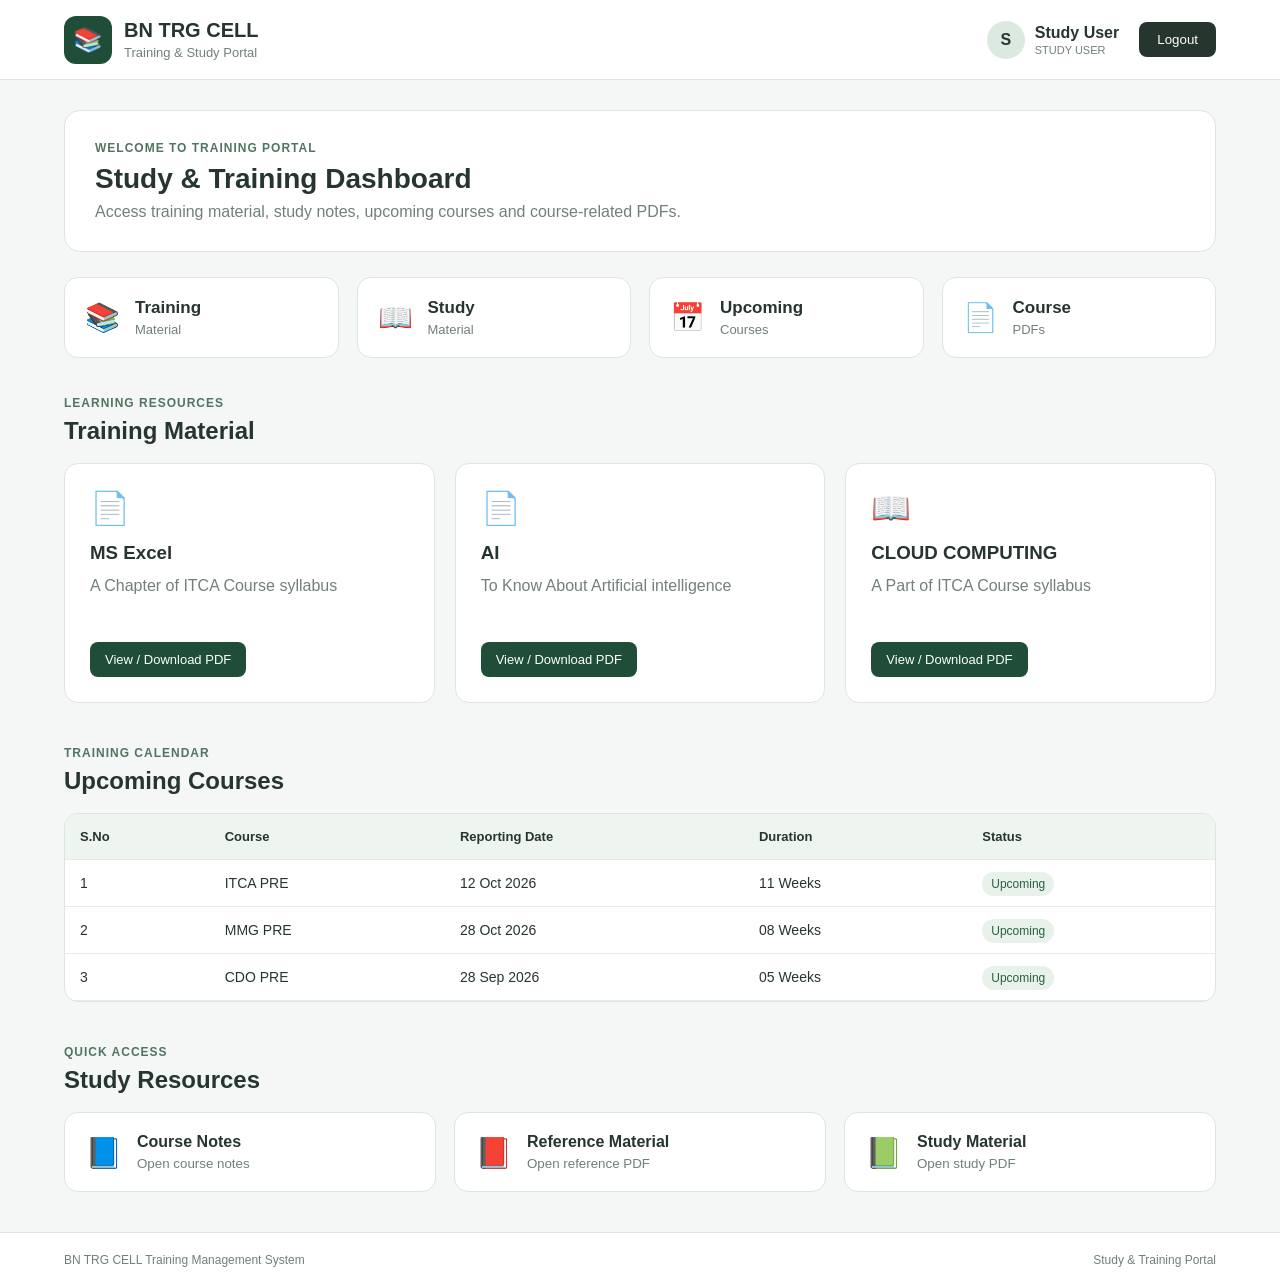
<file: study.html>
<!DOCTYPE html>
<html lang="en">

<head>

    <meta charset="UTF-8">

    <meta name="viewport"
          content="width=device-width, initial-scale=1.0">

    <title>BN TRG CELL - Study Dashboard</title>

    <link rel="stylesheet" href="study.css">

</head>

<body>

    <header class="topbar">

        <div class="brand">
            <div class="logo">📚</div>

            <div>
                <h1>BN TRG CELL</h1>
                <p>Training & Study Portal</p>
            </div>
        </div>

        <div class="user-area">

            <div class="profile">
                <div class="avatar">S</div>

                <div>
                    <strong>Study User</strong>
                    <small>STUDY USER</small>
                </div>
            </div>

            <button class="logout-btn"
                    onclick="logout()">
                Logout
            </button>

        </div>

    </header>


    <main class="container">

        <section class="welcome">

            <div>
                <p class="small-title">
                    WELCOME TO TRAINING PORTAL
                </p>

                <h2>Study & Training Dashboard</h2>

                <p>
                    Access training material, study notes,
                    upcoming courses and course-related PDFs.
                </p>
            </div>

        </section>


        <section class="stats">

            <div class="stat-card">
                <span>📚</span>
                <div>
                    <strong>Training</strong>
                    <p>Material</p>
                </div>
            </div>

            <div class="stat-card">
                <span>📖</span>
                <div>
                    <strong>Study</strong>
                    <p>Material</p>
                </div>
            </div>

            <div class="stat-card">
                <span>📅</span>
                <div>
                    <strong>Upcoming</strong>
                    <p>Courses</p>
                </div>
            </div>

            <div class="stat-card">
                <span>📄</span>
                <div>
                    <strong>Course</strong>
                    <p>PDFs</p>
                </div>
            </div>

        </section>


        <section class="section">

            <div class="section-heading">

                <div>
                    <span class="section-label">
                        LEARNING RESOURCES
                    </span>

                    <h2>Training Material</h2>
                </div>

            </div>


            <div class="material-grid">

                <div class="material-card">

                    <div class="material-icon">📄</div>

                    <h3>MS Excel</h3>

                    <p>
                       A Chapter of ITCA Course syllabus
        
                    </p>

                    <a href="2. MS EXCEL.pptx"
                       target="_blank"
                       class="download-btn">
                        View / Download PDF
                    </a>

                </div>


                <div class="material-card">

                    <div class="material-icon">📄</div>

                    <h3>AI</h3>

                    <p>
                        To Know About Artificial intelligence
                    </p>

                    <a href="ARTIFICIAL INTELLIGENCE 2.pptx"
                       target="_blank"
                       class="download-btn">
                        View / Download PDF
                    </a>

                </div>


                <div class="material-card">

                    <div class="material-icon">📖</div>

                    <h3>CLOUD COMPUTING</h3>

                    <p>
                        A Part of ITCA Course syllabus
                    
                    </p>

                    <a href="CLOUD COMPUTING.pptx"
                       target="_blank"
                       class="download-btn">
                        View / Download PDF
                    </a>

                </div>

            </div>

        </section>


        <section class="section">

            <div class="section-heading">

                <div>
                    <span class="section-label">
                        TRAINING CALENDAR
                    </span>

                    <h2>Upcoming Courses</h2>
                </div>

            </div>


            <div class="course-table">

                <table>

                    <thead>

                        <tr>
                            <th>S.No</th>
                            <th>Course</th>
                            <th>Reporting Date</th>
                            <th>Duration</th>
                            <th>Status</th>
                        </tr>

                    </thead>

                    <tbody>

                        <tr>
                            <td>1</td>
                            <td>ITCA PRE</td>
                            <td>12 Oct 2026</td>
                            <td>11 Weeks</td>
                            <td>
                                <span class="upcoming">
                                    Upcoming
                                </span>
                            </td>
                        </tr>

                        <tr>
                            <td>2</td>
                            <td>MMG PRE</td>
                            <td>28 Oct 2026</td>
                            <td>08 Weeks</td>
                            <td>
                                <span class="upcoming">
                                    Upcoming
                                </span>
                            </td>
                        </tr>

                        <tr>
                            <td>3</td>
                            <td>CDO PRE</td>
                            <td>28 Sep 2026</td>
                            <td>05 Weeks</td>
                            <td>
                                <span class="upcoming">
                                    Upcoming
                                </span>
                            </td>
                        </tr>

                    </tbody>

                </table>

            </div>

        </section>


        <section class="section">

            <div class="section-heading">

                <div>
                    <span class="section-label">
                        QUICK ACCESS
                    </span>

                    <h2>Study Resources</h2>
                </div>

            </div>


            <div class="quick-grid">

                <a href="materials/course1.pdf"
                   target="_blank"
                   class="quick-card">

                    <span>📘</span>

                    <div>
                        <strong>Course Notes</strong>
                        <small>Open course notes</small>
                    </div>

                </a>


                <a href="materials/course2.pdf"
                   target="_blank"
                   class="quick-card">

                    <span>📕</span>

                    <div>
                        <strong>Reference Material</strong>
                        <small>Open reference PDF</small>
                    </div>

                </a>


                <a href="materials/study-material.pdf"
                   target="_blank"
                   class="quick-card">

                    <span>📗</span>

                    <div>
                        <strong>Study Material</strong>
                        <small>Open study PDF</small>
                    </div>

                </a>

            </div>

        </section>

    </main>


    <footer>

        <p>
            BN TRG CELL Training Management System
        </p>

        <p>
            Study & Training Portal
        </p>

    </footer>


    <script>

        function logout() {
            window.location.href = "index.html";
        }

    </script>

</body>

</html>
</file>
<file: study.css>
* {
    box-sizing: border-box;
    margin: 0;
    padding: 0;
}

body {
    font-family: Arial, sans-serif;
    background: #f4f7f5;
    color: #26352d;
}

.topbar {
    min-height: 80px;
    background: #ffffff;
    border-bottom: 1px solid #dce5df;
    display: flex;
    justify-content: space-between;
    align-items: center;
    padding: 15px 5%;
}

.brand {
    display: flex;
    align-items: center;
    gap: 12px;
}

.logo {
    width: 48px;
    height: 48px;
    border-radius: 12px;
    background: #1f4d38;
    color: white;
    display: flex;
    align-items: center;
    justify-content: center;
    font-size: 24px;
}

.brand h1 {
    font-size: 20px;
}

.brand p {
    color: #718078;
    font-size: 13px;
    margin-top: 3px;
}

.user-area {
    display: flex;
    align-items: center;
    gap: 20px;
}

.profile {
    display: flex;
    align-items: center;
    gap: 10px;
}

.avatar {
    width: 38px;
    height: 38px;
    border-radius: 50%;
    background: #dce9e1;
    display: flex;
    align-items: center;
    justify-content: center;
    font-weight: bold;
}

.profile small {
    display: block;
    color: #718078;
    font-size: 11px;
    margin-top: 2px;
}

.logout-btn {
    border: 0;
    background: #26352d;
    color: white;
    padding: 10px 18px;
    border-radius: 8px;
    cursor: pointer;
}

.logout-btn:hover {
    opacity: 0.85;
}

.container {
    width: 90%;
    max-width: 1200px;
    margin: 30px auto;
}

.welcome {
    background: #ffffff;
    border: 1px solid #dce5df;
    border-radius: 16px;
    padding: 30px;
    margin-bottom: 25px;
}

.small-title,
.section-label {
    color: #527563;
    font-size: 12px;
    font-weight: bold;
    letter-spacing: 1px;
}

.welcome h2 {
    margin: 8px 0;
    font-size: 28px;
}

.welcome p:last-child {
    color: #718078;
}

.stats {
    display: grid;
    grid-template-columns: repeat(4, 1fr);
    gap: 18px;
    margin-bottom: 35px;
}

.stat-card {
    background: white;
    border: 1px solid #dce5df;
    border-radius: 14px;
    padding: 20px;
    display: flex;
    align-items: center;
    gap: 15px;
}

.stat-card > span {
    font-size: 28px;
}

.stat-card strong {
    font-size: 17px;
}

.stat-card p {
    color: #718078;
    font-size: 13px;
    margin-top: 4px;
}

.section {
    margin-bottom: 40px;
}

.section-heading {
    margin-bottom: 18px;
}

.section-heading h2 {
    margin-top: 6px;
}

.material-grid {
    display: grid;
    grid-template-columns: repeat(3, 1fr);
    gap: 20px;
}

.material-card {
    background: white;
    border: 1px solid #dce5df;
    border-radius: 14px;
    padding: 25px;
}

.material-icon {
    font-size: 32px;
    margin-bottom: 15px;
}

.material-card h3 {
    margin-bottom: 10px;
}

.material-card p {
    color: #718078;
    line-height: 1.5;
    min-height: 48px;
}

.download-btn {
    display: inline-block;
    margin-top: 20px;
    background: #1f4d38;
    color: white;
    text-decoration: none;
    padding: 10px 15px;
    border-radius: 8px;
    font-size: 13px;
}

.download-btn:hover {
    opacity: 0.85;
}

.course-table {
    background: white;
    border: 1px solid #dce5df;
    border-radius: 14px;
    overflow: hidden;
}

table {
    width: 100%;
    border-collapse: collapse;
}

th,
td {
    padding: 15px;
    text-align: left;
    border-bottom: 1px solid #e5ebe7;
}

th {
    background: #eef4f0;
    font-size: 13px;
}

td {
    font-size: 14px;
}

.upcoming {
    background: #e8f2eb;
    color: #286040;
    padding: 5px 9px;
    border-radius: 20px;
    font-size: 12px;
}

.quick-grid {
    display: grid;
    grid-template-columns: repeat(3, 1fr);
    gap: 18px;
}

.quick-card {
    background: white;
    border: 1px solid #dce5df;
    border-radius: 14px;
    padding: 20px;
    text-decoration: none;
    color: inherit;
    display: flex;
    align-items: center;
    gap: 15px;
}

.quick-card:hover {
    transform: translateY(-2px);
}

.quick-card > span {
    font-size: 30px;
}

.quick-card small {
    display: block;
    color: #718078;
    margin-top: 5px;
}

footer {
    border-top: 1px solid #dce5df;
    background: white;
    padding: 20px 5%;
    display: flex;
    justify-content: space-between;
    color: #718078;
    font-size: 12px;
}

@media (max-width: 800px) {

    .stats {
        grid-template-columns: repeat(2, 1fr);
    }

    .material-grid,
    .quick-grid {
        grid-template-columns: 1fr;
    }

    .topbar {
        flex-direction: column;
        gap: 15px;
    }

    .course-table {
        overflow-x: auto;
    }
}

@media (max-width: 500px) {

    .stats {
        grid-template-columns: 1fr;
    }

    .user-area {
        flex-direction: column;
    }

    .welcome h2 {
        font-size: 22px;
    }

}
</file>
